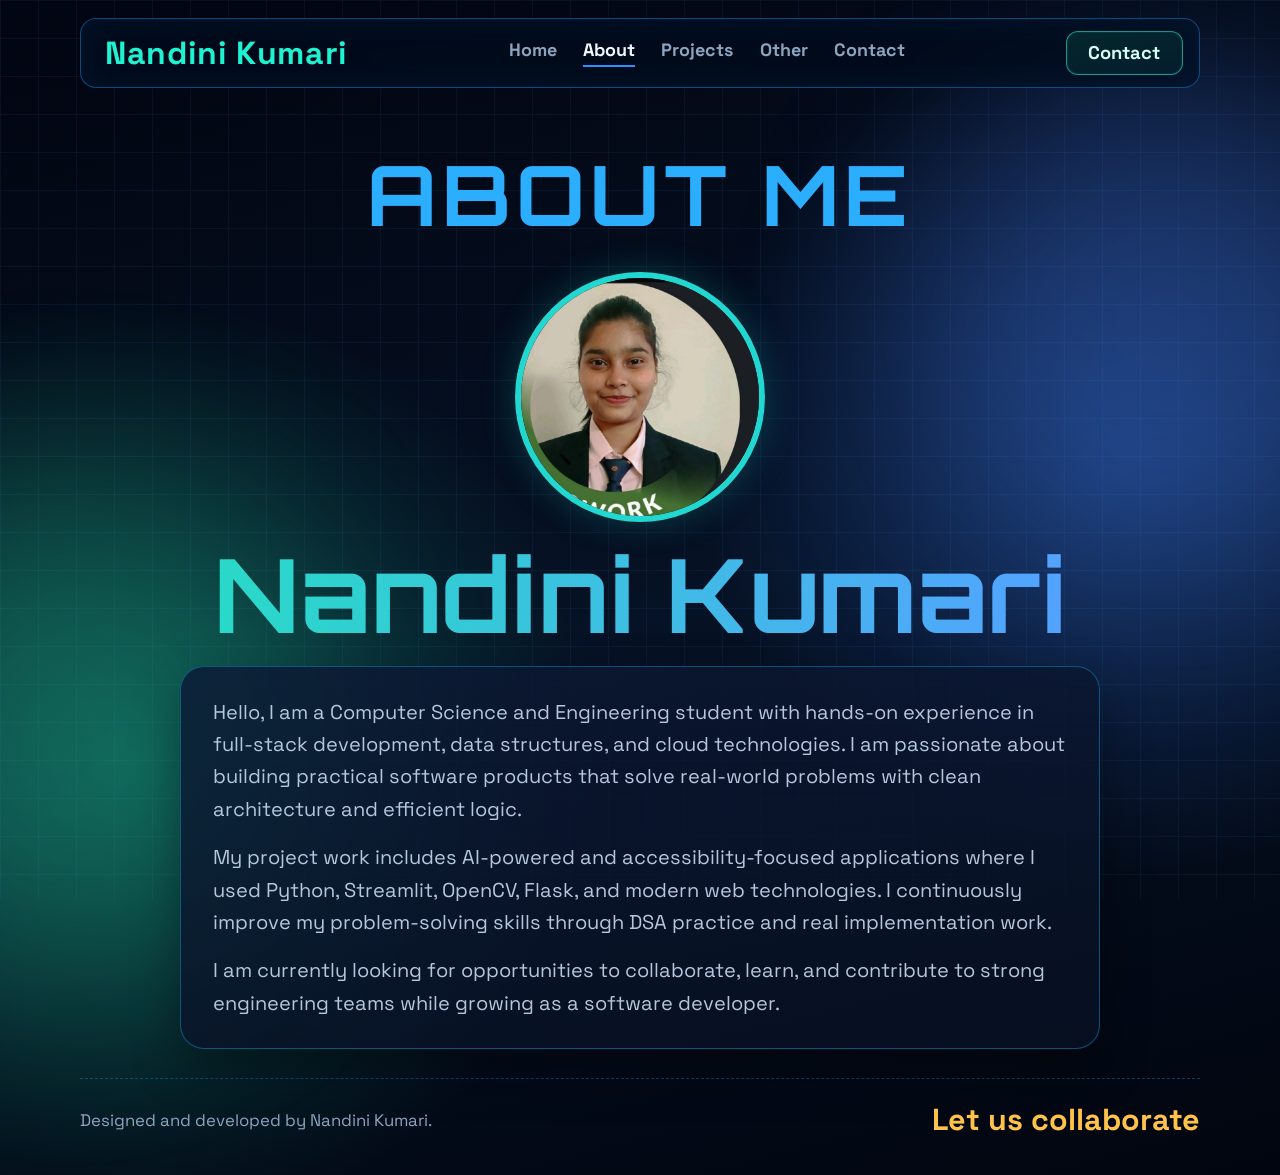
<file: about.html>
<!DOCTYPE html>
<html lang="en">
<head>
  <meta charset="UTF-8" />
  <meta name="viewport" content="width=device-width, initial-scale=1.0" />
  <meta name="description" content="About Nandini Kumari" />
  <title>About | Nandini Kumari</title>
  <link rel="preconnect" href="https://fonts.googleapis.com" />
  <link rel="preconnect" href="https://fonts.gstatic.com" crossorigin />
  <link href="https://fonts.googleapis.com/css2?family=Orbitron:wght@500;700;800&family=Space+Grotesk:wght@400;500;700&display=swap" rel="stylesheet" />
  <link rel="stylesheet" href="styles.css" />
</head>
<body>
  <div class="ambient ambient-one"></div>
  <div class="ambient ambient-two"></div>

  <header class="site-header">
    <a href="index.html" class="logo">Nandini Kumari</a>
    <button class="menu-toggle" id="menuToggle" aria-label="Toggle navigation">Menu</button>
    <nav class="nav" id="mainNav">
      <a href="index.html">Home</a>
      <a class="active" href="about.html">About</a>
      <a href="projects.html">Projects</a>
      <a href="skills.html">Other</a>
      <a href="contact.html">Contact</a>
    </nav>
    <a class="contact-pill" href="contact.html">Contact</a>
  </header>

  <main class="about-main">
    <section class="about-hero reveal">
      <h1 class="about-title">ABOUT ME</h1>

      <img
        class="about-photo"
        src="img/WhatsApp Image 2026-03-18 at 6.26.16 PM.jpeg"
        alt="Nandini Kumari profile photo"
      />

      <h2 class="about-name">Nandini Kumari</h2>

      <article class="about-card">
        <p>
          Hello, I am a Computer Science and Engineering student with hands-on experience in full-stack development,
          data structures, and cloud technologies. I am passionate about building practical software products that
          solve real-world problems with clean architecture and efficient logic.
        </p>
        <p>
          My project work includes AI-powered and accessibility-focused applications where I used Python, Streamlit,
          OpenCV, Flask, and modern web technologies. I continuously improve my problem-solving skills through DSA
          practice and real implementation work.
        </p>
        <p>
          I am currently looking for opportunities to collaborate, learn, and contribute to strong engineering teams
          while growing as a software developer.
        </p>
      </article>
    </section>
  </main>

  <footer class="site-footer">
    <p>Designed and developed by Nandini Kumari.</p>
    <a href="contact.html">Let us collaborate</a>
  </footer>

  <script src="script.js"></script>
</body>
</html>
</file>
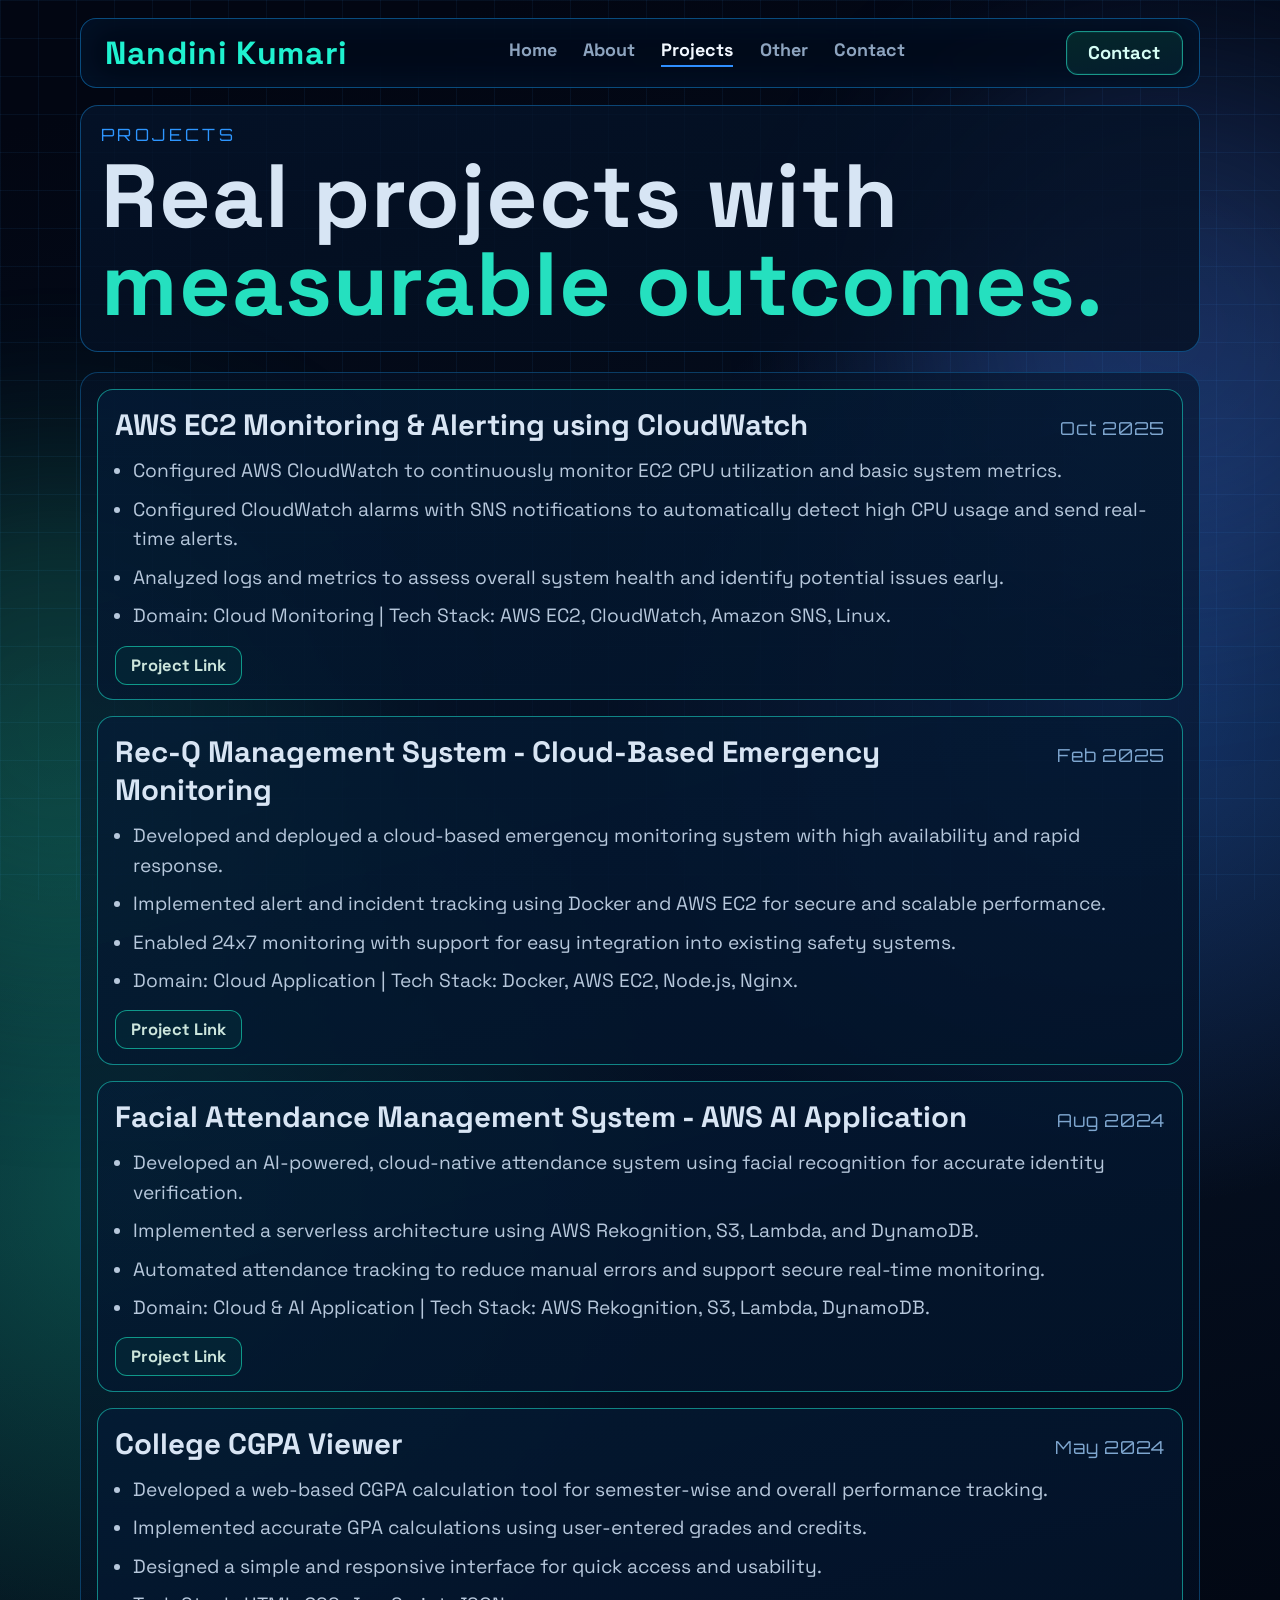
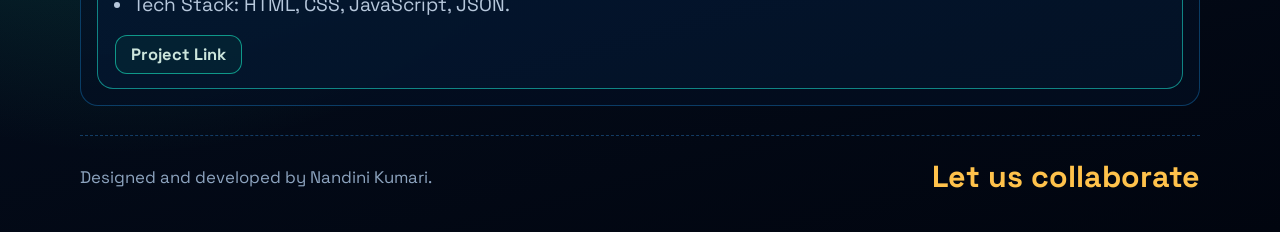
<file: projects.html>
<!DOCTYPE html>
<html lang="en">
<head>
  <meta charset="UTF-8" />
  <meta name="viewport" content="width=device-width, initial-scale=1.0" />
  <meta name="description" content="Projects by Nandini Kumari" />
  <title>Projects | Nandini Kumari</title>
  <link rel="preconnect" href="https://fonts.googleapis.com" />
  <link rel="preconnect" href="https://fonts.gstatic.com" crossorigin />
  <link href="https://fonts.googleapis.com/css2?family=Orbitron:wght@500;700;800&family=Space+Grotesk:wght@400;500;700&display=swap" rel="stylesheet" />
  <link rel="stylesheet" href="styles.css" />
</head>
<body>
  <div class="ambient ambient-one"></div>
  <div class="ambient ambient-two"></div>

  <header class="site-header">
    <a href="index.html" class="logo">Nandini Kumari</a>
    <button class="menu-toggle" id="menuToggle" aria-label="Toggle navigation">Menu</button>
    <nav class="nav" id="mainNav">
      <a href="index.html">Home</a>
      <a href="about.html">About</a>
      <a class="active" href="projects.html">Projects</a>
      <a href="skills.html">Other</a>
      <a href="contact.html">Contact</a>
    </nav>
    <a class="contact-pill" href="contact.html">Contact</a>
  </header>

  <main class="projects-main">
    <section class="projects-intro reveal">
      <p class="projects-kicker">PROJECTS</p>
      <h1>Real projects with <span>measurable outcomes.</span></h1>
    </section>

    <section class="project-list reveal">
      <article class="project-item">
        <header>
          <h3>AWS EC2 Monitoring &amp; Alerting using CloudWatch</h3>
          <p>Oct 2025</p>
        </header>
        <ul>
          <li>Configured AWS CloudWatch to continuously monitor EC2 CPU utilization and basic system metrics.</li>
          <li>Configured CloudWatch alarms with SNS notifications to automatically detect high CPU usage and send real-time alerts.</li>
          <li>Analyzed logs and metrics to assess overall system health and identify potential issues early.</li>
          <li>Domain: Cloud Monitoring | Tech Stack: AWS EC2, CloudWatch, Amazon SNS, Linux.</li>
        </ul>
        <a class="read-more" href="https://github.com/Nandinikumari12/Monitorning-with-cloudwatch" target="_blank" rel="noopener">Project Link</a>
      </article>

      <article class="project-item">
        <header>
          <h3>Rec-Q Management System - Cloud-Based Emergency Monitoring</h3>
          <p>Feb 2025</p>
        </header>
        <ul>
          <li>Developed and deployed a cloud-based emergency monitoring system with high availability and rapid response.</li>
          <li>Implemented alert and incident tracking using Docker and AWS EC2 for secure and scalable performance.</li>
          <li>Enabled 24x7 monitoring with support for easy integration into existing safety systems.</li>
          <li>Domain: Cloud Application | Tech Stack: Docker, AWS EC2, Node.js, Nginx.</li>
        </ul>
        <a class="read-more" href="https://github.com/Nandinikumari12/RecQm" target="_blank" rel="noopener">Project Link</a>
      </article>

      <article class="project-item">
        <header>
          <h3>Facial Attendance Management System - AWS AI Application</h3>
          <p>Aug 2024</p>
        </header>
        <ul>
          <li>Developed an AI-powered, cloud-native attendance system using facial recognition for accurate identity verification.</li>
          <li>Implemented a serverless architecture using AWS Rekognition, S3, Lambda, and DynamoDB.</li>
          <li>Automated attendance tracking to reduce manual errors and support secure real-time monitoring.</li>
          <li>Domain: Cloud &amp; AI Application | Tech Stack: AWS Rekognition, S3, Lambda, DynamoDB.</li>
        </ul>
        <a class="read-more" href="https://github.com/Nandinikumari12/faceapp1" target="_blank" rel="noopener">Project Link</a>
      </article>

      <article class="project-item">
        <header>
          <h3>College CGPA Viewer</h3>
          <p>May 2024</p>
        </header>
        <ul>
          <li>Developed a web-based CGPA calculation tool for semester-wise and overall performance tracking.</li>
          <li>Implemented accurate GPA calculations using user-entered grades and credits.</li>
          <li>Designed a simple and responsive interface for quick access and usability.</li>
          <li>Tech Stack: HTML, CSS, JavaScript, JSON.</li>
        </ul>
        <a class="read-more" href="https://github.com/Nandinikumari12/CollegeCGPA" target="_blank" rel="noopener">Project Link</a>
      </article>
    </section>
  </main>

  <footer class="site-footer">
    <p>Designed and developed by Nandini Kumari.</p>
    <a href="contact.html">Let us collaborate</a>
  </footer>

  <script src="script.js"></script>
</body>
</html>
</file>
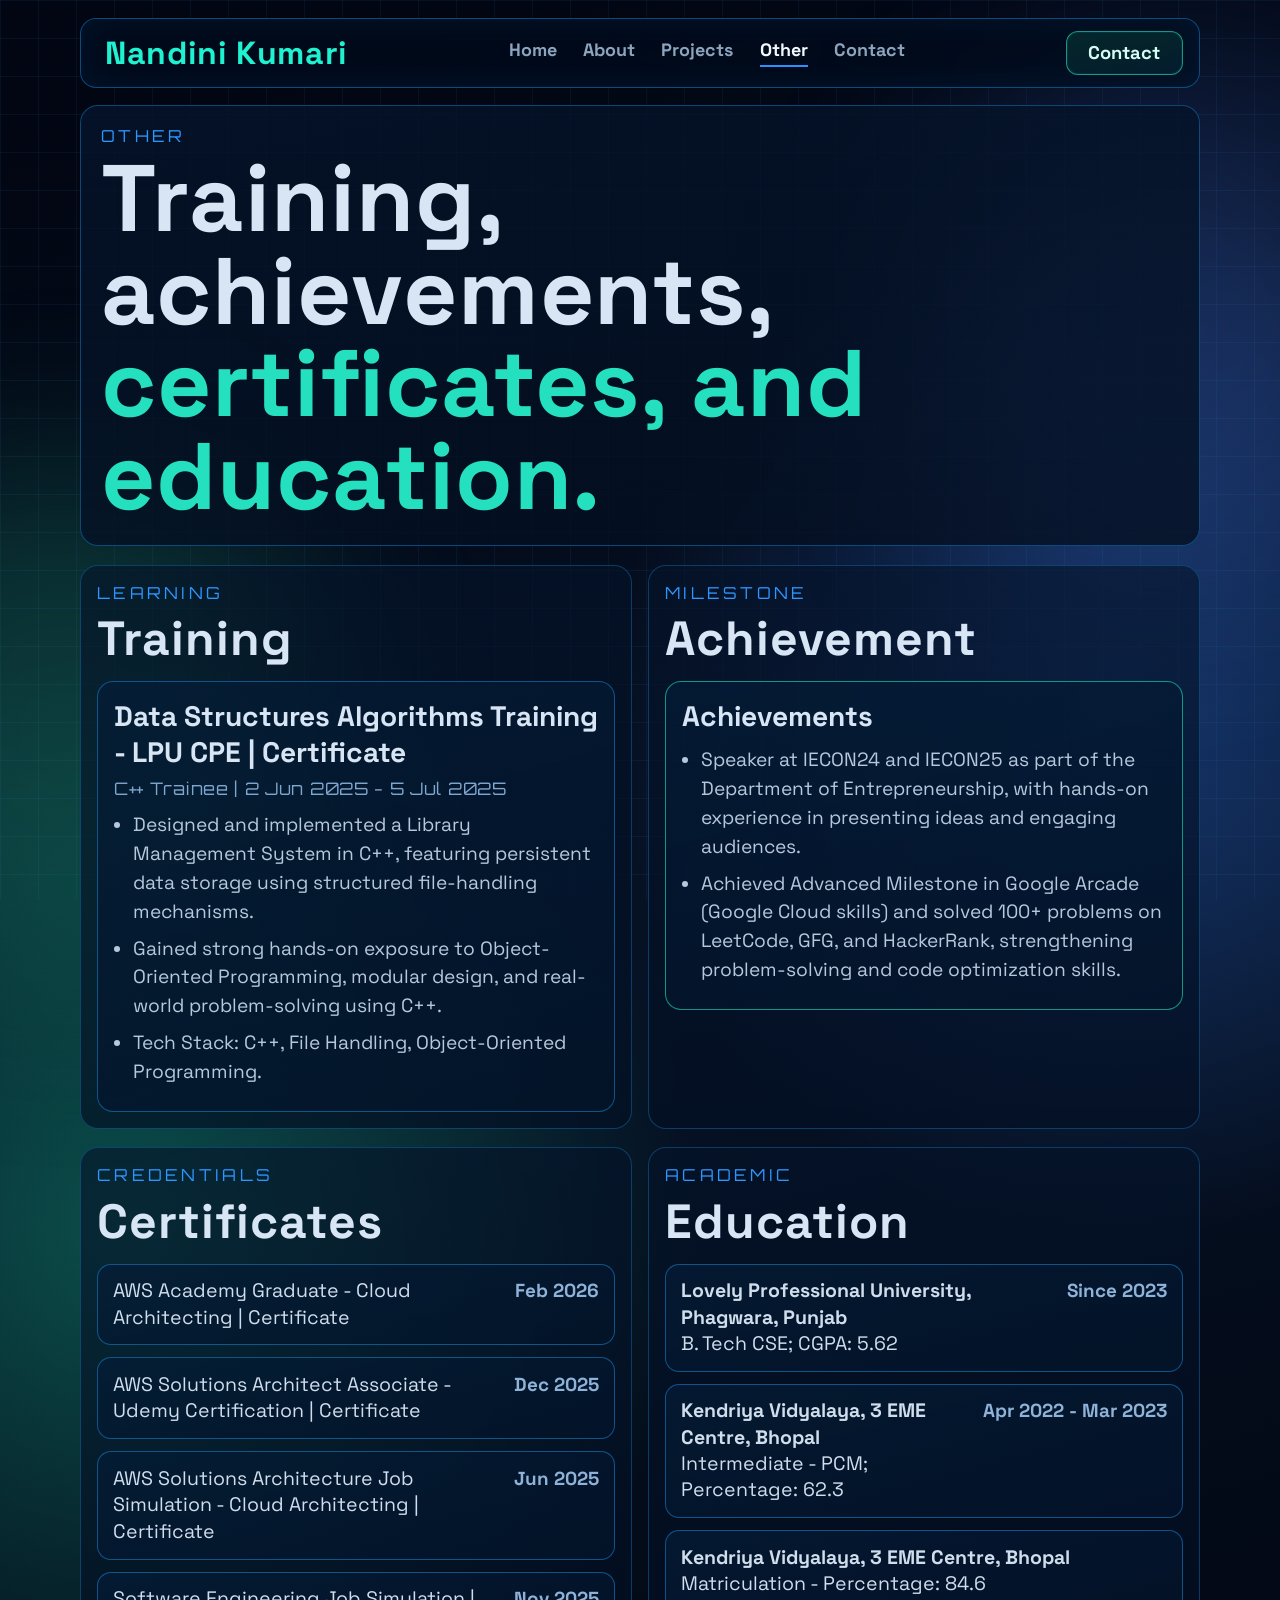
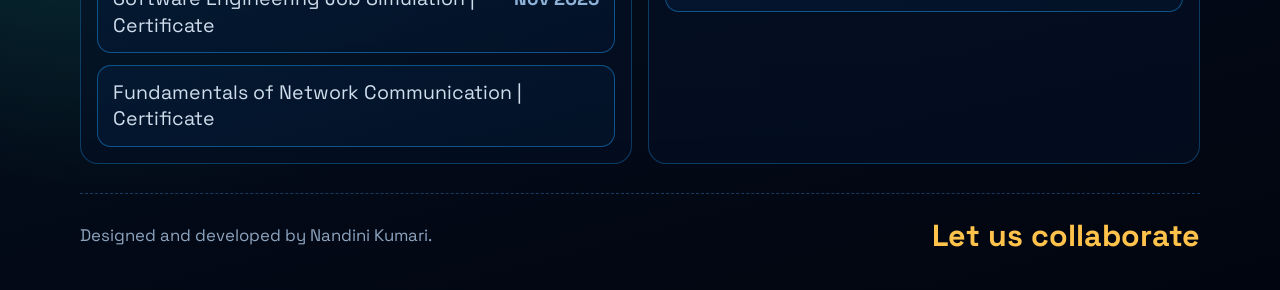
<file: skills.html>
<!DOCTYPE html>
<html lang="en">
<head>
  <meta charset="UTF-8" />
  <meta name="viewport" content="width=device-width, initial-scale=1.0" />
  <meta name="description" content="Skills of Nandini Kumari" />
  <title>Skills | Nandini Kumari</title>
  <link rel="preconnect" href="https://fonts.googleapis.com" />
  <link rel="preconnect" href="https://fonts.gstatic.com" crossorigin />
  <link href="https://fonts.googleapis.com/css2?family=Orbitron:wght@500;700;800&family=Space+Grotesk:wght@400;500;700&display=swap" rel="stylesheet" />
  <link rel="stylesheet" href="styles.css" />
</head>
<body>
  <div class="ambient ambient-one"></div>
  <div class="ambient ambient-two"></div>

  <header class="site-header">
    <a href="index.html" class="logo">Nandini Kumari</a>
    <button class="menu-toggle" id="menuToggle" aria-label="Toggle navigation">Menu</button>
    <nav class="nav" id="mainNav">
      <a href="index.html">Home</a>
      <a href="about.html">About</a>
      <a href="projects.html">Projects</a>
      <a class="active" href="skills.html">Other</a>
      <a href="contact.html">Contact</a>
    </nav>
    <a class="contact-pill" href="contact.html">Contact</a>
  </header>

  <main class="others-main">
    <section class="others-hero reveal">
      <p class="others-kicker">OTHER</p>
      <h1>
        Training,<br />
        achievements,<br />
        <span>certificates, and education.</span>
      </h1>
    </section>

    <section class="others-grid reveal">
      <article class="others-panel">
        <p class="panel-kicker">LEARNING</p>
        <h2>Training</h2>

        <div class="info-card">
          <h3>Data Structures Algorithms Training - LPU CPE | Certificate</h3>
          <p class="meta">C++ Trainee | 2 Jun 2025 - 5 Jul 2025</p>
          <ul>
            <li>Designed and implemented a Library Management System in C++, featuring persistent data storage using structured file-handling mechanisms.</li>
            <li>Gained strong hands-on exposure to Object-Oriented Programming, modular design, and real-world problem-solving using C++.</li>
            <li>Tech Stack: C++, File Handling, Object-Oriented Programming.</li>
          </ul>
        </div>
      </article>

      <article class="others-panel">
        <p class="panel-kicker">MILESTONE</p>
        <h2>Achievement</h2>

        <div class="info-card highlight">
          <h3>Achievements</h3>
          <ul>
            <li>Speaker at IECON24 and IECON25 as part of the Department of Entrepreneurship, with hands-on experience in presenting ideas and engaging audiences.</li>
            <li>Achieved Advanced Milestone in Google Arcade (Google Cloud skills) and solved 100+ problems on LeetCode, GFG, and HackerRank, strengthening problem-solving and code optimization skills.</li>
          </ul>
        </div>
      </article>
    </section>

    <section class="others-grid reveal">
      <article class="others-panel">
        <p class="panel-kicker">CREDENTIALS</p>
        <h2>Certificates</h2>

        <div class="line-card">
          <p>AWS Academy Graduate - Cloud Architecting | Certificate</p>
          <span>Feb 2026</span>
        </div>
        <div class="line-card">
          <p>AWS Solutions Architect Associate - Udemy Certification | Certificate</p>
          <span>Dec 2025</span>
        </div>
        <div class="line-card">
          <p>AWS Solutions Architecture Job Simulation - Cloud Architecting | Certificate</p>
          <span>Jun 2025</span>
        </div>
        <div class="line-card">
          <p>Software Engineering Job Simulation | Certificate</p>
          <span>Nov 2025</span>
        </div>
        <div class="line-card">
          <p>Fundamentals of Network Communication | Certificate</p>
        </div>
      </article>

      <article class="others-panel">
        <p class="panel-kicker">ACADEMIC</p>
        <h2>Education</h2>

        <div class="line-card">
          <p><strong>Lovely Professional University, Phagwara, Punjab</strong><br />B. Tech CSE; CGPA: 5.62</p>
          <span>Since 2023</span>
        </div>
        <div class="line-card">
          <p><strong>Kendriya Vidyalaya, 3 EME Centre, Bhopal</strong><br />Intermediate - PCM; Percentage: 62.3</p>
          <span>Apr 2022 - Mar 2023</span>
        </div>
        <div class="line-card">
          <p><strong>Kendriya Vidyalaya, 3 EME Centre, Bhopal</strong><br />Matriculation - Percentage: 84.6</p>
        </div>
      </article>
    </section>
  </main>

  <footer class="site-footer">
    <p>Designed and developed by Nandini Kumari.</p>
    <a href="contact.html">Let us collaborate</a>
  </footer>

  <script src="script.js"></script>
</body>
</html>
</file>
<file: styles.css>
:root {
  --bg: #040a16;
  --surface: rgba(6, 20, 41, 0.7);
  --surface-strong: rgba(3, 15, 31, 0.86);
  --line: rgba(0, 164, 255, 0.32);
  --text: #e7f0ff;
  --muted: #8da4bf;
  --cyan: #1ee4cc;
  --blue: #4f85ff;
  --glow: #1fd6cb;
  --yellow: #ffc24b;
  --shadow: 0 18px 48px rgba(0, 0, 0, 0.45);
}

* {
  box-sizing: border-box;
}

html,
body {
  margin: 0;
  padding: 0;
  scroll-behavior: smooth;
}

body {
  font-family: "Space Grotesk", "Segoe UI", sans-serif;
  color: var(--text);
  background:
    radial-gradient(circle at 10% 65%, rgba(22, 190, 145, 0.35), transparent 34%),
    radial-gradient(circle at 88% 38%, rgba(55, 129, 255, 0.32), transparent 32%),
    linear-gradient(165deg, #020612 6%, #061225 52%, #01050f 100%);
  min-height: 100vh;
  overflow-x: hidden;
}

body::before {
  content: "";
  position: fixed;
  inset: 0;
  background-image:
    linear-gradient(rgba(68, 162, 255, 0.07) 1px, transparent 1px),
    linear-gradient(90deg, rgba(68, 162, 255, 0.07) 1px, transparent 1px);
  background-size: 38px 38px;
  pointer-events: none;
  z-index: -2;
}

.ambient {
  position: fixed;
  width: 520px;
  height: 520px;
  border-radius: 50%;
  filter: blur(100px);
  opacity: 0.22;
  z-index: -1;
}

.ambient-one {
  top: 52%;
  left: -200px;
  background: #26d39f;
  animation: floatA 10s ease-in-out infinite;
}

.ambient-two {
  top: 70px;
  right: -150px;
  background: var(--blue);
  animation: floatB 12s ease-in-out infinite;
}

@keyframes floatA {
  0%,
  100% {
    transform: translate(0, 0);
  }
  50% {
    transform: translate(-24px, 20px);
  }
}

@keyframes floatB {
  0%,
  100% {
    transform: translate(0, 0);
  }
  50% {
    transform: translate(24px, -20px);
  }
}

.site-header {
  position: sticky;
  top: 18px;
  width: min(1120px, 92vw);
  margin: 18px auto 0;
  backdrop-filter: blur(14px);
  background: rgba(2, 12, 28, 0.74);
  border: 1px solid rgba(18, 130, 207, 0.55);
  border-radius: 16px;
  display: flex;
  align-items: center;
  justify-content: space-between;
  padding: 0.72rem 1rem;
  z-index: 100;
  box-shadow: inset 0 0 40px rgba(14, 61, 108, 0.22);
}

.logo {
  font-family: "Space Grotesk", "Segoe UI", sans-serif;
  letter-spacing: 0.02em;
  text-decoration: none;
  color: #1ff2d0;
  font-weight: 800;
  font-size: 2rem;
  margin-left: 0.5rem;
}

.nav {
  display: flex;
  gap: 1.65rem;
}

.nav a {
  color: var(--muted);
  text-decoration: none;
  font-weight: 700;
  font-size: 1.12rem;
  transition: color 0.25s ease, border-color 0.25s ease;
  border-bottom: 2px solid transparent;
  padding-bottom: 0.25rem;
}

.nav a:hover {
  color: #d9ebff;
}

.nav a.active {
  color: #f2f8ff;
  border-color: #2f8fff;
}

.menu-toggle {
  display: none;
  border: 1px solid var(--line);
  background: rgba(8, 20, 38, 0.75);
  color: var(--text);
  border-radius: 8px;
  font-size: 1rem;
  font-weight: 700;
  padding: 0.55rem 0.8rem;
}

.contact-pill {
  color: #d5fdf4;
  text-decoration: none;
  font-weight: 700;
  font-size: 1.15rem;
  border: 1px solid rgba(38, 222, 194, 0.62);
  border-radius: 12px;
  padding: 0.62rem 1.35rem;
  background: linear-gradient(170deg, rgba(6, 53, 49, 0.68), rgba(5, 32, 50, 0.78));
  box-shadow: 0 0 0 1px rgba(14, 118, 110, 0.2) inset;
}

main {
  width: min(1120px, 92vw);
  margin: 0 auto;
  padding-bottom: 2.3rem;
}

.section {
  margin-top: 2.8rem;
}

.hero {
  min-height: 74vh;
  display: grid;
  place-content: center;
  text-align: center;
  padding-top: 2.5rem;
}

.kicker {
  color: #2f8fff;
  text-transform: uppercase;
  letter-spacing: 0.22em;
  font-size: 1.06rem;
  margin: 0;
  font-family: "Orbitron", "Segoe UI", sans-serif;
}

.hero h1 {
  font-family: "Orbitron", "Segoe UI", sans-serif;
  font-size: clamp(3.2rem, 7vw, 5.5rem);
  line-height: 1;
  margin: 1rem 0;
  letter-spacing: 0.01em;
  background: linear-gradient(90deg, #24e4cb 10%, #42b9ff 55%, #5a72ff 100%);
  -webkit-background-clip: text;
  background-clip: text;
  color: transparent;
  white-space: nowrap;
}

.typing {
  color: #94aac2;
}

.hero-text {
  color: #93a8c0;
  font-size: clamp(1.65rem, 2.35vw, 2.2rem);
  letter-spacing: 0.03em;
  margin: 0.5rem 0 0;
  min-height: 2.8rem;
}

.hero-cta {
  margin-top: 2.1rem;
  display: flex;
  justify-content: center;
  gap: 1rem;
  flex-wrap: wrap;
}

.btn {
  text-decoration: none;
  padding: 0.9rem 1.6rem;
  border-radius: 12px;
  font-weight: 700;
  font-size: 1.02rem;
  letter-spacing: 0.03em;
  transition: transform 0.2s ease, box-shadow 0.2s ease, background 0.2s ease;
}

.btn:hover {
  transform: translateY(-2px);
}

.btn.primary {
  background: linear-gradient(140deg, #1fe5d1, #22cfd3);
  color: #02202a;
  box-shadow: 0 12px 28px rgba(31, 215, 196, 0.27);
}

.btn.ghost {
  border: 1px solid rgba(46, 142, 224, 0.68);
  color: #c8d9f1;
  background: rgba(8, 20, 40, 0.64);
}

.skills-panel {
  background: linear-gradient(180deg, rgba(4, 19, 40, 0.68), rgba(3, 15, 34, 0.75));
  border: 1px solid rgba(24, 126, 198, 0.45);
  border-radius: 18px;
  padding: 1.3rem 1.35rem 1.5rem;
  box-shadow: var(--shadow);
}

.skills-kicker {
  margin: 0;
  font-family: "Orbitron", "Segoe UI", sans-serif;
  font-size: 1.05rem;
  letter-spacing: 0.2em;
  color: #318fff;
}

h2 {
  font-family: "Space Grotesk", "Segoe UI", sans-serif;
  font-size: clamp(2rem, 4vw, 3.15rem);
  letter-spacing: 0.02em;
  margin: 0.45rem 0 0.2rem;
}

.group-title {
  margin: 1.4rem 0 0.8rem;
  text-align: center;
  font-family: "Orbitron", "Segoe UI", sans-serif;
  font-size: clamp(1.9rem, 4.4vw, 3.2rem);
  letter-spacing: 0.08em;
  color: #afc3dc;
}

.skills-grid {
  display: grid;
  grid-template-columns: repeat(4, minmax(0, 1fr));
  gap: 0.8rem;
}

.skills-grid.grid-4 {
  grid-template-columns: repeat(4, minmax(0, 1fr));
}

.skill-card {
  min-height: 160px;
  border: 1px solid rgba(27, 123, 199, 0.65);
  border-radius: 16px;
  background: linear-gradient(170deg, rgba(5, 25, 50, 0.66), rgba(3, 16, 34, 0.76));
  display: flex;
  flex-direction: column;
  justify-content: center;
  align-items: center;
  text-align: center;
  padding: 1rem 0.85rem;
  transition: transform 0.22s ease, border-color 0.22s ease, box-shadow 0.22s ease;
}

.tech-logo {
  width: 44px;
  height: 44px;
  object-fit: contain;
  margin-bottom: 0.65rem;
  filter: drop-shadow(0 4px 10px rgba(0, 0, 0, 0.35));
}

.skill-card:hover {
  transform: translateY(-2px);
  border-color: rgba(38, 219, 191, 0.82);
  box-shadow: 0 0 26px rgba(27, 185, 158, 0.2);
}

.skill-card h4 {
  margin: 0;
  font-size: clamp(1.55rem, 2.4vw, 2.3rem);
  color: #f0f7ff;
}

.skill-card p {
  margin: 0.55rem 0 0;
  font-size: 1.12rem;
  color: #7e99ba;
}

.site-footer {
  width: min(1120px, 92vw);
  margin: 0 auto;
  border-top: 1px dashed rgba(37, 110, 178, 0.5);
  color: var(--muted);
  padding: 1.35rem 0 2.2rem;
  display: flex;
  justify-content: space-between;
  align-items: center;
  gap: 1rem;
}

.site-footer p {
  margin: 0;
  font-size: 1.05rem;
}

.site-footer a {
  text-decoration: none;
  color: var(--yellow);
  font-weight: 700;
  font-size: 1.9rem;
}

.about-main {
  width: min(1120px, 92vw);
  margin: 0 auto;
  padding: 1.2rem 0 1.8rem;
}

.about-hero {
  display: flex;
  flex-direction: column;
  align-items: center;
}

.about-title {
  margin: 2.2rem 0 1.6rem;
  font-family: "Orbitron", "Segoe UI", sans-serif;
  font-size: clamp(3rem, 7vw, 5.2rem);
  letter-spacing: 0.06em;
  color: #2caeff;
}

.about-photo {
  width: min(250px, 54vw);
  aspect-ratio: 1 / 1;
  object-fit: cover;
  border-radius: 50%;
  border: 6px solid #22d7d0;
  box-shadow: 0 0 34px rgba(24, 180, 176, 0.27);
}

.about-name {
  margin: 1.3rem 0 1.3rem;
  font-family: "Orbitron", "Segoe UI", sans-serif;
  font-size: clamp(3.5rem, 8vw, 6.4rem);
  line-height: 1;
  letter-spacing: 0.01em;
  background: linear-gradient(90deg, #29d9c8, #53a2ff);
  -webkit-background-clip: text;
  background-clip: text;
  color: transparent;
}

.about-card {
  width: min(920px, 100%);
  background: linear-gradient(170deg, rgba(12, 24, 52, 0.82), rgba(8, 17, 35, 0.82));
  border: 1px solid rgba(16, 145, 208, 0.5);
  border-radius: 24px;
  padding: 1.8rem 2rem;
  box-shadow: 0 20px 48px rgba(0, 0, 0, 0.35);
}

.about-card p {
  margin: 0 0 1rem;
  color: #b6c7dc;
  font-size: clamp(1.04rem, 2vw, 1.25rem);
  line-height: 1.62;
}

.about-card p:last-child {
  margin-bottom: 0;
}

.projects-main {
  width: min(1120px, 92vw);
  margin: 0 auto;
  padding: 1.05rem 0 1.8rem;
}

.projects-intro {
  border: 1px solid rgba(20, 119, 190, 0.54);
  border-radius: 18px;
  background: linear-gradient(170deg, rgba(5, 21, 44, 0.78), rgba(4, 14, 31, 0.78));
  padding: 1.15rem 1.25rem 1.4rem;
}

.projects-kicker {
  margin: 0;
  font-family: "Orbitron", "Segoe UI", sans-serif;
  font-size: 1.06rem;
  letter-spacing: 0.2em;
  color: #2e96ff;
}

.projects-intro h1 {
  margin: 0.5rem 0 0;
  font-family: "Space Grotesk", "Segoe UI", sans-serif;
  font-size: clamp(3rem, 7.5vw, 5.6rem);
  line-height: 0.98;
  letter-spacing: 0.01em;
  color: #d7e5f4;
}

.projects-intro h1 span {
  color: #25e0bf;
}

.project-list {
  margin-top: 1.25rem;
  border: 1px solid rgba(20, 116, 184, 0.45);
  border-radius: 18px;
  padding: 1rem;
  background: linear-gradient(180deg, rgba(5, 19, 41, 0.62), rgba(3, 15, 35, 0.67));
}

.project-item {
  border: 1px solid rgba(22, 181, 172, 0.7);
  border-radius: 16px;
  background: linear-gradient(165deg, rgba(5, 28, 55, 0.72), rgba(4, 21, 42, 0.75));
  padding: 1rem 1.05rem 0.9rem;
}

.project-item + .project-item {
  margin-top: 1rem;
}

.project-item header {
  display: flex;
  justify-content: space-between;
  align-items: baseline;
  gap: 1rem;
}

.project-item h3 {
  margin: 0;
  color: #d8e5f4;
  font-size: clamp(1.32rem, 2.3vw, 2rem);
}

.project-item header p {
  margin: 0;
  color: #7ea6cf;
  font-size: 1.12rem;
  font-family: "Orbitron", "Segoe UI", sans-serif;
  letter-spacing: 0.04em;
  white-space: nowrap;
}

.project-item ul {
  margin: 0.75rem 0 0;
  padding-left: 1.15rem;
}

.project-item li {
  color: #b7c8dc;
  font-size: clamp(1.03rem, 1.8vw, 1.2rem);
  line-height: 1.55;
  margin-bottom: 0.55rem;
}

.project-item li:last-child {
  margin-bottom: 0;
}

.read-more {
  margin-top: 0.9rem;
  margin-left: auto;
  display: inline-block;
  text-decoration: none;
  color: #cce5dc;
  border: 1px solid rgba(20, 186, 162, 0.78);
  border-radius: 12px;
  padding: 0.5rem 0.95rem;
  font-weight: 700;
  font-size: 1.03rem;
  background: rgba(6, 48, 60, 0.44);
}

.others-main {
  width: min(1120px, 92vw);
  margin: 0 auto;
  padding: 1.1rem 0 1.8rem;
}

.others-hero {
  border: 1px solid rgba(20, 119, 190, 0.54);
  border-radius: 18px;
  background: linear-gradient(170deg, rgba(5, 21, 44, 0.78), rgba(4, 14, 31, 0.78));
  padding: 1.15rem 1.25rem 1.4rem;
}

.others-kicker,
.panel-kicker {
  margin: 0;
  font-family: "Orbitron", "Segoe UI", sans-serif;
  font-size: 1.03rem;
  letter-spacing: 0.2em;
  color: #2e96ff;
}

.others-hero h1 {
  margin: 0.45rem 0 0;
  font-family: "Space Grotesk", "Segoe UI", sans-serif;
  font-size: clamp(3.2rem, 8vw, 5.9rem);
  line-height: 0.98;
  letter-spacing: 0.01em;
  color: #d7e5f4;
}

.others-hero h1 span {
  color: #25e0bf;
}

.others-grid {
  margin-top: 1.15rem;
  display: grid;
  grid-template-columns: repeat(2, minmax(0, 1fr));
  gap: 1rem;
}

.others-panel {
  border: 1px solid rgba(20, 116, 184, 0.45);
  border-radius: 18px;
  background: linear-gradient(180deg, rgba(5, 19, 41, 0.62), rgba(3, 15, 35, 0.67));
  padding: 1rem;
}

.others-panel h2 {
  margin: 0.35rem 0 0.75rem;
  font-size: clamp(2rem, 4vw, 3rem);
  color: #d8e5f4;
}

.info-card {
  border: 1px solid rgba(22, 120, 192, 0.64);
  border-radius: 16px;
  background: linear-gradient(165deg, rgba(5, 28, 55, 0.72), rgba(4, 21, 42, 0.75));
  padding: 1rem;
}

.info-card.highlight {
  border-color: rgba(20, 186, 162, 0.78);
}

.info-card h3 {
  margin: 0;
  color: #d8e5f4;
  font-size: clamp(1.3rem, 2.2vw, 2rem);
}

.meta {
  margin: 0.5rem 0 0;
  color: #7ea6cf;
  font-size: 1.08rem;
  font-family: "Orbitron", "Segoe UI", sans-serif;
  letter-spacing: 0.04em;
}

.info-card ul {
  margin: 0.75rem 0 0;
  padding-left: 1.2rem;
}

.info-card li,
.plain-text {
  color: #b7c8dc;
  font-size: clamp(1.02rem, 1.8vw, 1.2rem);
  line-height: 1.5;
  margin-bottom: 0.5rem;
}

.plain-text {
  margin: 0.6rem 0 0;
}

.line-card {
  border: 1px solid rgba(22, 120, 192, 0.64);
  border-radius: 14px;
  background: linear-gradient(165deg, rgba(5, 28, 55, 0.72), rgba(4, 21, 42, 0.75));
  padding: 0.85rem 0.95rem;
  display: flex;
  justify-content: space-between;
  align-items: flex-start;
  gap: 0.75rem;
}

.line-card + .line-card {
  margin-top: 0.75rem;
}

.line-card p {
  margin: 0;
  color: #d0ddec;
  font-size: clamp(1rem, 1.8vw, 1.22rem);
  line-height: 1.35;
}

.line-card span {
  color: #8eb2d8;
  font-weight: 700;
  font-size: clamp(1rem, 1.8vw, 1.18rem);
  white-space: nowrap;
}

.contact-main {
  width: min(1120px, 92vw);
  margin: 0 auto;
  padding: 1.1rem 0 1.8rem;
}

.contact-hero {
  min-height: 74vh;
  display: flex;
  flex-direction: column;
  align-items: center;
  justify-content: center;
  text-align: center;
}

.contact-kicker {
  margin: 0;
  font-family: "Orbitron", "Segoe UI", sans-serif;
  color: #2e96ff;
  letter-spacing: 0.2em;
  font-size: 1.02rem;
}

.contact-hero h1 {
  margin: 0.7rem 0 0;
  font-family: "Orbitron", "Segoe UI", sans-serif;
  font-size: clamp(4rem, 10vw, 6.8rem);
  color: #2caeff;
  line-height: 1;
  letter-spacing: 0.03em;
}

.contact-copy {
  margin: 1rem 0 0;
  max-width: 920px;
  color: #9db2ca;
  font-size: clamp(1.15rem, 2.1vw, 1.9rem);
  line-height: 1.35;
}

.contact-grid {
  margin-top: 1.6rem;
  width: 100%;
  display: grid;
  grid-template-columns: repeat(4, minmax(0, 1fr));
  gap: 0.9rem;
}

.contact-card {
  border: 1px solid rgba(22, 120, 192, 0.64);
  border-radius: 18px;
  background: linear-gradient(165deg, rgba(5, 28, 55, 0.72), rgba(4, 21, 42, 0.75));
  text-decoration: none;
  color: #dce8f5;
  min-height: 148px;
  display: flex;
  flex-direction: column;
  align-items: center;
  justify-content: center;
  gap: 0.75rem;
  transition: transform 0.22s ease, border-color 0.22s ease, box-shadow 0.22s ease;
}

.contact-card:hover {
  transform: translateY(-2px);
  border-color: rgba(20, 186, 162, 0.8);
  box-shadow: 0 0 26px rgba(27, 185, 158, 0.18);
}

.contact-badge {
  width: 52px;
  height: 52px;
  border-radius: 50%;
  border: 1px solid rgba(20, 186, 162, 0.8);
  display: grid;
  place-items: center;
  background: rgba(6, 44, 60, 0.3);
  padding: 0.55rem;
}

.contact-logo {
  width: 100%;
  height: 100%;
  object-fit: contain;
}

.contact-card h3 {
  margin: 0;
  font-size: clamp(1.5rem, 2.4vw, 2.15rem);
  color: #d8e5f4;
}

.contact-card p {
  margin: 0;
  color: #90aac7;
  font-size: 0.94rem;
  max-width: 90%;
  overflow-wrap: anywhere;
}

.reveal {
  opacity: 0;
  transform: translateY(18px);
  transition: opacity 0.55s ease, transform 0.55s ease;
}

.reveal.show {
  opacity: 1;
  transform: translateY(0);
}

@media (max-width: 900px) {
  .skills-grid.grid-4 {
    grid-template-columns: repeat(2, minmax(0, 1fr));
  }

  .site-header {
    gap: 0.8rem;
  }

  .logo {
    font-size: 1.7rem;
  }

  .nav {
    gap: 1rem;
  }

  .nav a,
  .contact-pill {
    font-size: 1rem;
  }
}

@media (max-width: 760px) {
  .site-header {
    top: 10px;
    margin-top: 10px;
    padding: 0.75rem;
    flex-wrap: wrap;
  }

  .logo {
    font-size: 1.55rem;
  }

  .menu-toggle {
    display: inline-grid;
    place-items: center;
    margin-left: auto;
  }

  .contact-pill {
    display: none;
  }

  .nav {
    position: absolute;
    top: 64px;
    right: 10px;
    width: min(250px, 84vw);
    background: rgba(7, 19, 37, 0.98);
    border: 1px solid rgba(37, 117, 189, 0.7);
    border-radius: 12px;
    padding: 0.9rem;
    display: none;
    flex-direction: column;
    gap: 0.7rem;
  }

  .nav.open {
    display: flex;
  }

  .skills-grid.grid-4 {
    grid-template-columns: 1fr;
  }

  .hero {
    min-height: 68vh;
  }

  .hero-text {
    min-height: 4.5rem;
  }

  .site-footer {
    flex-direction: column;
    align-items: flex-start;
    padding-bottom: 1.6rem;
  }

  .site-footer a {
    font-size: 1.45rem;
  }

  .about-title {
    margin-top: 1.5rem;
  }

  .about-card {
    padding: 1.3rem 1.1rem;
    border-radius: 18px;
  }

  .projects-intro,
  .project-list {
    border-radius: 14px;
    padding: 0.9rem;
  }

  .project-item {
    padding: 0.85rem;
  }

  .project-item header {
    flex-direction: column;
    align-items: flex-start;
    gap: 0.2rem;
  }

  .project-item header p {
    white-space: normal;
  }

  .others-grid {
    grid-template-columns: 1fr;
  }

  .others-panel,
  .others-hero {
    border-radius: 14px;
    padding: 0.9rem;
  }

  .line-card {
    flex-direction: column;
    gap: 0.35rem;
  }

  .line-card span {
    white-space: normal;
  }

  .contact-hero {
    min-height: 68vh;
  }

  .contact-grid {
    grid-template-columns: repeat(2, minmax(0, 1fr));
  }

  .contact-card {
    min-height: 130px;
    border-radius: 14px;
  }
}

@media (max-width: 520px) {
  .contact-grid {
    grid-template-columns: 1fr;
  }
}
</file>
